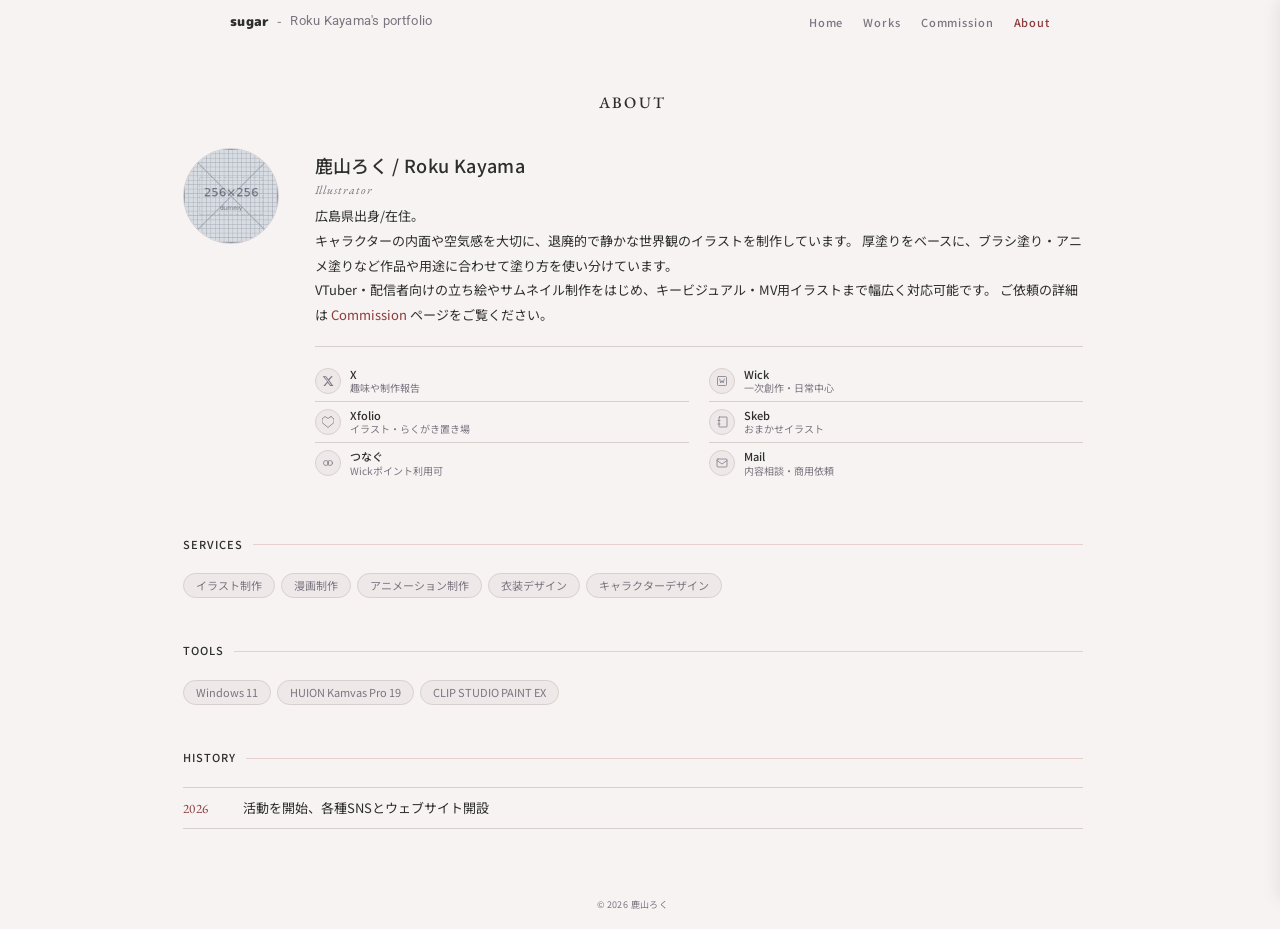
<file: about.html>
<!DOCTYPE html>
<html lang="ja">
<head>
  <meta charset="UTF-8">
  <meta name="viewport" content="width=device-width, initial-scale=1.0">
  <meta name="description" content="イラストレーター鹿山ろく（Roku Kayama）のプロフィール。制作スタイルや得意な表現、対応可能な制作内容についてご紹介しています。">
  <meta property="og:type" content="website">
  <meta property="og:title" content="About | 鹿山ろく / Roku Kayama[sugar]">
  <meta property="og:description" content="イラストレーター鹿山ろくのプロフィール。退廃的で静かな世界観のキャラクターイラストを制作しています。">
  <meta property="og:url" content="https://rokukayama.pages.dev/about">
  <meta property="og:image" content="https://rokukayama.pages.dev/assets/ogp.png">
  <meta name="twitter:card" content="summary_large_image">
  <meta name="twitter:title" content="About | 鹿山ろく / Roku Kayama[sugar]">
  <meta name="twitter:description" content="広島出身のイラストレーター。退廃的で静かな世界観のキャラクターイラストを制作しています。">
  <meta name="twitter:image" content="https://rokukayama.pages.dev/assets/ogp.png">
  <title>About — sugar</title>
  <link rel="stylesheet" href="css/style.css">
  <link rel="stylesheet" href="css/about.css">
</head>
<body class="page-about">

  <!-- ============================================================
       HEADER (共通：PC / Mobile)
  ============================================================ -->
  <header class="site-header">
    <div class="header-inner">
      <a href="index.html" class="header-brand">
        <span class="header-name-1">sugar</span>
        <span class="header-sep"> - </span>
        <span class="header-name-2">Roku Kayama's portfolio</span>
      </a>
      <nav class="header-nav" aria-label="メインナビゲーション">
        <!-- [PC] ナビゲーション -->
        <ul>
          <li><a href="index.html"      class="nav-link">Home</a></li>
          <li><a href="works.html"      class="nav-link">Works</a></li>
          <li><a href="commission.html" class="nav-link">Commission</a></li>
          <li><a href="about.html"      class="nav-link is-active">About</a></li>
        </ul>
        <!-- [Mobile] ハンバーガーボタン -->
        <button class="hamburger" aria-label="メニューを開く" aria-expanded="false">
          <span></span><span></span><span></span>
        </button>
      </nav>
    </div>
  </header>

  <!-- ============================================================
       MAIN (コンテンツエリア)
  ============================================================ -->
  <main class="page-main about-main">

    <!-- Mobile Only: Drawer Navigation -->
    <div class="mobile-nav" aria-hidden="true">
      <ul>
        <li><a href="index.html"      class="nav-link">Home</a></li>
        <li><a href="works.html"      class="nav-link">Works</a></li>
        <li><a href="commission.html" class="nav-link">Commission</a></li>
        <li><a href="about.html"      class="nav-link is-active">About</a></li>
      </ul>
      <div class="mobile-nav-sns">
        <a href="https://x.com/69kayama" class="mobile-sns-link" target="_blank" rel="noopener noreferrer" aria-label="X">
          <span class="mobile-sns-icon sns-icon--x"><svg viewBox="0 0 24 24" aria-hidden="true"><path d="M18.244 2.25h3.308l-7.227 8.26 8.502 11.24H16.17l-4.714-6.231-5.401 6.231H2.747l7.73-8.835L1.254 2.25H8.08l4.713 6.068 5.45-6.068zm-1.161 17.52h1.833L7.084 4.126H5.117z"/></svg></span>
        </a>
        <a href="https://wick-share.com/sns/share/39kHZdvz" class="mobile-sns-link" target="_blank" rel="noopener noreferrer" aria-label="Wick">
          <span class="mobile-sns-icon"><svg viewBox="0 0 24 24" aria-hidden="true"><rect x="3" y="3" width="18" height="18" rx="2"/><polyline points="7.5,8 9.5,16 12,11 14.5,16 16.5,8"/></svg></span>
        </a>
        <a href="https://xfolio.jp/portfolio/69kayama" class="mobile-sns-link" target="_blank" rel="noopener noreferrer" aria-label="Xfolio">
          <span class="mobile-sns-icon"><svg viewBox="0 0 24 24" aria-hidden="true"><path d="M18 1l-6 4-6-4-6 5v7l12 10 12-10v-7l-6-5z"/></svg></span>
        </a>
        <a href="https://skeb.jp/@69kayama" class="mobile-sns-link" target="_blank" rel="noopener noreferrer" aria-label="Skeb">
          <span class="mobile-sns-icon"><svg viewBox="0 0 24 24" aria-hidden="true"><rect x="6" y="2" width="16" height="20" rx="1"/><line x1="4" y1="9" x2="8" y2="9"/><line x1="4" y1="16" x2="8" y2="16"/></svg></span>
        </a>
        <a href="https://tsunagu.cloud/users/69kayama" class="mobile-sns-link" target="_blank" rel="noopener noreferrer" aria-label="つなぐ">
          <span class="mobile-sns-icon"><svg viewBox="0 0 24 24" aria-hidden="true"><circle cx="8" cy="12" r="5"/><circle cx="16" cy="12" r="5"/></svg></span>
        </a>
        <a href="mailto:69kayama@gmail.com" class="mobile-sns-link" aria-label="メール">
          <span class="mobile-sns-icon"><svg viewBox="0 0 24 24" aria-hidden="true"><rect x="2" y="4" width="20" height="16" rx="2"/><path d="M2 7l10 7 10-7"/></svg></span>
        </a>
      </div>
    </div>

    <!-- [Common] ページタイトル -->
    <h1 class="page-title">ABOUT</h1>

    <!-- [Common] ページコンテンツ -->
    <div class="page-content">

      <!-- プロフィールセクション -->
      <section class="about-profile">
        <img src="assets/avatar.png" alt="プロフィール画像" class="about-avatar">
        <div class="about-bio">
          <h2 class="about-name">鹿山ろく / Roku Kayama</h2>
          <p class="about-role">Illustrator</p>
          <p class="about-text">
            広島県出身/在住。<br>
            キャラクターの内面や空気感を大切に、退廃的で静かな世界観のイラストを制作しています。
            厚塗りをベースに、ブラシ塗り・アニメ塗りなど作品や用途に合わせて塗り方を使い分けています。<br>
            VTuber・配信者向けの立ち絵やサムネイル制作をはじめ、キービジュアル・MV用イラストまで幅広く対応可能です。
            ご依頼の詳細は <a href="commission.html">Commission</a> ページをご覧ください。
          </p>

          <div class="about-links">
            <!-- X -->
            <a href="https://x.com/69kayama" class="about-link-item about-link-item--x" target="_blank" rel="noopener noreferrer">
              <span class="about-link-icon">
                <svg viewBox="0 0 24 24" aria-hidden="true"><path d="M18.244 2.25h3.308l-7.227 8.26 8.502 11.24H16.17l-4.714-6.231-5.401 6.231H2.747l7.73-8.835L1.254 2.25H8.08l4.713 6.068 5.45-6.068zm-1.161 17.52h1.833L7.084 4.126H5.117z"/></svg>
              </span>
              <span class="about-link-body">
                <span class="about-link-name">X</span>
                <span class="about-link-desc">趣味や制作報告</span>
              </span>
            </a>
            <!-- Wick -->
            <a href="https://wick-share.com/sns/share/39kHZdvz" class="about-link-item" target="_blank" rel="noopener noreferrer">
              <span class="about-link-icon">
                <svg viewBox="0 0 24 24" aria-hidden="true"><rect x="3" y="3" width="18" height="18" rx="2"/><polyline points="7.5,8 9.5,16 12,11 14.5,16 16.5,8"/></svg>
              </span>
              <span class="about-link-body">
                <span class="about-link-name">Wick</span>
                <span class="about-link-desc">一次創作・日常中心</span>
              </span>
            </a>
            <!-- Xfolio -->
            <a href="https://xfolio.jp/portfolio/69kayama" class="about-link-item" target="_blank" rel="noopener noreferrer">
              <span class="about-link-icon">
                <svg viewBox="0 0 24 24" aria-hidden="true"><path d="M18 1l-6 4-6-4-6 5v7l12 10 12-10v-7l-6-5z"/></svg>
              </span>
              <span class="about-link-body">
                <span class="about-link-name">Xfolio</span>
                <span class="about-link-desc">イラスト・らくがき置き場</span>
              </span>
            </a>
            <!-- Skeb -->
            <a href="https://skeb.jp/@69kayama" class="about-link-item" target="_blank" rel="noopener noreferrer">
              <span class="about-link-icon">
                <svg viewBox="0 0 24 24" aria-hidden="true"><rect x="6" y="2" width="16" height="20" rx="1"/><line x1="4" y1="9" x2="8" y2="9"/><line x1="4" y1="16" x2="8" y2="16"/></svg>
              </span>
              <span class="about-link-body">
                <span class="about-link-name">Skeb</span>
                <span class="about-link-desc">おまかせイラスト</span>
              </span>
            </a>
            <!-- つなぐ -->
            <a href="https://tsunagu.cloud/users/69kayama" class="about-link-item" target="_blank" rel="noopener noreferrer">
              <span class="about-link-icon">
                <svg viewBox="0 0 24 24" aria-hidden="true"><circle cx="8" cy="12" r="5"/><circle cx="16" cy="12" r="5"/></svg>
              </span>
              <span class="about-link-body">
                <span class="about-link-name">つなぐ</span>
                <span class="about-link-desc">Wickポイント利用可</span>
              </span>
            </a>
            <!-- Mail -->
            <a href="mailto:69kayama@gmail.com" class="about-link-item">
              <span class="about-link-icon">
                <svg viewBox="0 0 24 24" aria-hidden="true"><rect x="2" y="4" width="20" height="16" rx="2"/><path d="M2 7l10 7 10-7"/></svg>
              </span>
              <span class="about-link-body">
                <span class="about-link-name">Mail</span>
                <span class="about-link-desc">内容相談・商用依頼</span>
              </span>
            </a>
          </div>

        </div>
      </section>

      <!-- できること -->
      <section class="about-section">
        <div class="section-header">
          <span class="section-label">SERVICES</span>
          <span class="section-line"></span>
        </div>
        <ul class="about-software">
          <li>イラスト制作</li>
          <li>漫画制作</li>
          <li>アニメーション制作</li>
          <li>衣装デザイン</li>
          <li>キャラクターデザイン</li>
        </ul>
      </section>

      <!-- ツール -->
      <section class="about-section">
        <div class="section-header">
          <span class="section-label">TOOLS</span>
          <span class="section-line"></span>
        </div>
        <ul class="about-software">
          <li>Windows 11</li>
          <li>HUION Kamvas Pro 19</li>
          <li>CLIP STUDIO PAINT EX</li>
          <!-- <li>Spine</li> いったん非表示 -->
        </ul>
      </section>

      <!-- 略歴 -->
      <section class="about-section">
        <div class="section-header">
          <span class="section-label">HISTORY</span>
          <span class="section-line"></span>
        </div>
        <ul class="about-history">
          <li>
            <span class="history-year">2026</span>
            <span class="history-text">活動を開始、各種SNSとウェブサイト開設</span>
          </li>
        </ul>
      </section>

    </div>

    <!-- [PC Only] プロフィールウィジェット (スクロールで表示) -->
    <aside class="bottom-widget" aria-label="プロフィールウィジェット">
      <div class="widget-brand">
        <img src="assets/avatar.png" alt="" class="widget-avatar">
        <span class="widget-name">ROKU KAYAMA</span>
      </div>
      <div class="widget-sns">
        <a href="https://x.com/69kayama" class="sns-icon sns-icon--x" target="_blank" rel="noopener noreferrer" aria-label="X">
          <svg viewBox="0 0 24 24" aria-hidden="true"><path d="M18.244 2.25h3.308l-7.227 8.26 8.502 11.24H16.17l-4.714-6.231-5.401 6.231H2.747l7.73-8.835L1.254 2.25H8.08l4.713 6.068 5.45-6.068zm-1.161 17.52h1.833L7.084 4.126H5.117z"/></svg>
          <span class="tooltip">X</span>
        </a>
        <a href="https://wick-share.com/sns/share/39kHZdvz" class="sns-icon sns-icon--wick" target="_blank" rel="noopener noreferrer" aria-label="Wick">
          <svg viewBox="0 0 24 24" aria-hidden="true"><rect x="3" y="3" width="18" height="18" rx="2"/><polyline points="7.5,8 9.5,16 12,11 14.5,16 16.5,8"/></svg>
          <span class="tooltip">Wick</span>
        </a>
        <a href="https://xfolio.jp/portfolio/69kayama" class="sns-icon sns-icon--xfolio" target="_blank" rel="noopener noreferrer" aria-label="Xfolio">
          <svg viewBox="0 0 24 24" aria-hidden="true"><path d="M18 1l-6 4-6-4-6 5v7l12 10 12-10v-7l-6-5z"/></svg>
          <span class="tooltip">Xfolio</span>
        </a>
        <a href="https://skeb.jp/@69kayama" class="sns-icon sns-icon--skeb" target="_blank" rel="noopener noreferrer" aria-label="Skeb">
          <svg viewBox="0 0 24 24" aria-hidden="true"><rect x="6" y="2" width="16" height="20" rx="1"/><line x1="4" y1="9" x2="8" y2="9"/><line x1="4" y1="16" x2="8" y2="16"/></svg>
          <span class="tooltip">Skeb</span>
        </a>
        <a href="https://tsunagu.cloud/users/69kayama" class="sns-icon sns-icon--tsunagu" target="_blank" rel="noopener noreferrer" aria-label="つなぐ">
          <svg viewBox="0 0 24 24" aria-hidden="true"><circle cx="8" cy="12" r="5"/><circle cx="16" cy="12" r="5"/></svg>
          <span class="tooltip">つなぐ</span>
        </a>
        <a href="mailto:69kayama@gmail.com" class="sns-icon sns-icon--mail" aria-label="メール">
          <svg viewBox="0 0 24 24" aria-hidden="true"><rect x="2" y="4" width="20" height="16" rx="2"/><path d="M2 7l10 7 10-7"/></svg>
          <span class="tooltip">メール</span>
        </a>
      </div>
    </aside>

  </main>

  <!-- ============================================================
       FOOTER (共通)
  ============================================================ -->
  <footer class="site-footer">
    <p class="footer-copy">© 2026 鹿山ろく</p>
  </footer>

  <!-- スクリプト (共通) -->
  <script src="js/main.js"></script>
</body>
</html>
</file>
<file: css/style.css>
@import url('https://fonts.googleapis.com/css2?family=EB+Garamond:ital,wght@0,400;0,500;1,400&family=Roboto:wght@400;500&family=M+PLUS+Rounded+1c:wght@800;900&family=Noto+Sans+JP:wght@400;500&display=swap');

/* ============================================================
   CSS VARIABLES
   ============================================================ */

:root {
  --color-bg:        #F6F3F2;
  --color-surface:   #EEE9E8;
  --color-text:      #2E2E2E;
  --color-text-sub:  #7A7580;
  --color-accent:    #8B3A3A;
  --color-accent-lt: #C47A7A;
  --color-border:    #D8D0CE;
  --color-dark:         #1E1A1C;
  --color-dark-overlay: rgba(30, 26, 28, 0.52);   /* Works ホバーオーバーレイ */
  --color-dot:          rgba(246, 243, 242, 0.40); /* ヒーロードット（非選択） */
  --color-dot-active:   rgba(246, 243, 242, 0.90); /* ヒーロードット（選択中） */
}

/* ============================================================
   RESET & BASE
   ============================================================ */

*, *::before, *::after {
  box-sizing: border-box;
  margin: 0;
  padding: 0;
}

html {
  font-size: 16px;
  -webkit-text-size-adjust: 100%;
  scrollbar-gutter: stable;
}

body {
  font-family: 'Noto Sans JP', 'Hiragino Kaku Gothic ProN', sans-serif;
  background-color: var(--color-bg);
  color: var(--color-text);
  line-height: 1.6;
}

a {
  text-decoration: none;
  color: inherit;
}

img {
  display: block;
  max-width: 100%;
}

ul, ol {
  list-style: none;
}

button {
  background: none;
  border: none;
  cursor: pointer;
  font-family: inherit;
}

/* ============================================================
   HEADER
   ============================================================ */

.site-header {
  height: 42px;
  background: var(--color-bg);
  position: fixed;
  top: 0;
  left: 0;
  right: 0;
  z-index: 100;
}

.header-inner {
  max-width: 900px;
  margin: 0 auto;
  height: 100%;
  padding: 0 40px;
  display: flex;
  align-items: center;
  justify-content: space-between;
}

.header-brand {
  display: flex;
  align-items: center;
  gap: 8px;
  flex-shrink: 0;
}


.header-name-1 {
  font-family: 'M PLUS Rounded 1c', sans-serif;
  font-size: 13px;
  font-weight: 900;
  color: var(--color-text);
  letter-spacing: 0.02em;
}

.header-sep {
  font-size: 13px;
  color: var(--color-text-sub);
  flex-shrink: 0;
}

.header-name-2 {
  font-family: 'Roboto', sans-serif;
  font-size: 13px;
  color: var(--color-text-sub);
  letter-spacing: 0.02em;
}

.header-nav {
  display: flex;
  align-items: center;
}

.header-nav > ul {
  display: flex;
  gap: 20px;
}

.nav-link {
  font-size: 11px;
  font-weight: 500;
  color: var(--color-text-sub);
  letter-spacing: 0.08em;
  transition: color 0.15s;
}

.nav-link:hover {
  color: var(--color-text);
}

.nav-link.is-active {
  color: var(--color-accent);
}

/* ---- Hamburger ---- */

.hamburger {
  display: none;
  flex-direction: column;
  justify-content: space-between;
  width: 25px;
  height: 14px;
  padding: 0;
  margin-left: 20px;
}

.hamburger span {
  display: block;
  width: 100%;
  height: 1px;
  background-color: var(--color-text);
  transition: transform 0.2s ease, opacity 0.2s ease;
}

.hamburger.is-open span:nth-child(1) {
  transform: translateY(7.5px) rotate(45deg);
}

.hamburger.is-open span:nth-child(2) {
  opacity: 0;
}

.hamburger.is-open span:nth-child(3) {
  transform: translateY(-6.5px) rotate(-45deg);
}

/* ---- Mobile drawer ---- */

.mobile-nav {
  position: fixed;
  top: 0;
  right: 0;
  height: 100%;
  width: 72%;
  max-width: 280px;
  background: var(--color-bg);
  z-index: 111;
  padding: 80px 28px 24px;
  transform: translateX(100%);
  transition: transform 0.25s ease;
  box-shadow: -2px 0 16px rgba(0, 0, 0, 0.08);
}

.mobile-nav.is-open {
  transform: translateX(0);
}

.mobile-nav ul {
  display: flex;
  flex-direction: column;
  gap: 20px;
}

.mobile-nav .nav-link {
  font-size: 13px;
}

.mobile-nav-sns {
  display: flex;
  flex-wrap: wrap;
  gap: 6px;
  margin-top: 24px;
  padding-top: 20px;
  border-top: 0.5px solid var(--color-border);
}

.mobile-sns-link {
  display: inline-flex;
  align-items: center;
  gap: 5px;
  padding: 4px 9px 4px 6px;
  border: 0.5px solid var(--color-border);
  border-radius: 20px;
  background: var(--color-surface);
  color: var(--color-text-sub);
  font-size: 10px;
  letter-spacing: 0.05em;
  transition: border-color 0.15s, color 0.15s;
}

.mobile-sns-link:hover {
  border-color: var(--color-accent-lt);
  color: var(--color-text);
}

.mobile-sns-icon {
  width: 20px;
  height: 20px;
  display: flex;
  align-items: center;
  justify-content: center;
  flex-shrink: 0;
}

.mobile-sns-icon svg {
  width: 16px;
  height: 16px;
  fill: none;
  stroke: var(--color-accent);
  stroke-width: 1.6;
  stroke-linecap: round;
  stroke-linejoin: round;
}

.mobile-sns-icon.sns-icon--x svg {
  width: 14px;
  height: 14px;
  fill: var(--color-accent);
  stroke: none;
}

.mobile-nav-close {
  position: absolute;
  top: 16px;
  right: 16px;
  width: 32px;
  height: 32px;
  display: flex;
  align-items: center;
  justify-content: center;
  color: var(--color-text-sub);
  transition: opacity 0.15s;
}

.mobile-nav-close:hover {
  opacity: 0.6;
}

.mobile-nav-close svg {
  width: 18px;
  height: 18px;
  stroke: var(--color-text);
  stroke-width: 1.6;
  stroke-linecap: round;
  fill: none;
}

.mobile-nav-backdrop {
  position: fixed;
  inset: 0;
  background: rgba(0, 0, 0, 0.25);
  z-index: 110;
  opacity: 0;
  pointer-events: none;
  transition: opacity 0.25s ease;
}

.mobile-nav-backdrop.is-open {
  opacity: 1;
  pointer-events: auto;
}

/* ============================================================
   PAGE MAIN (fixed header offset)
   ============================================================ */

.page-main {
  margin-top: 42px;
  padding: 48px 40px 48px;
}

/* ============================================================
   PAGE CONTENT WRAPPER
   ============================================================ */

.page-content {
  max-width: 900px;
  margin: 0 auto;
}

/* ============================================================
   PAGE TITLE
   ============================================================ */

.page-title {
  font-family: 'EB Garamond', Georgia, serif;
  font-size: 16px;
  font-weight: 500;
  color: var(--color-text);
  letter-spacing: 0.14em;
  text-transform: uppercase;
  text-align: center;
  margin-bottom: 32px;
}

/* ============================================================
   PAGE DESC
   ============================================================ */

.page-desc {
  font-size: 12px;
  color: var(--color-text-sub);
  text-align: center;
  line-height: 1.7;
  margin-top: -20px;
  margin-bottom: 32px;
}

/* ============================================================
   SITE FOOTER (HOME以外)
   ============================================================ */

.site-footer {
  height: 48px;
  display: flex;
  align-items: center;
  justify-content: center;
}

.footer-copy {
  font-size: 9px;
  color: var(--color-text-sub);
  letter-spacing: 0.04em;
}

/* ============================================================
   BADGE
   ============================================================ */

.badge {
  font-size: 9px;
  color: var(--color-accent);
  border: 0.5px solid var(--color-accent-lt);
  border-radius: 20px;
  padding: 2px 8px;
  background: var(--color-bg);
  white-space: nowrap;
}

/* ============================================================
   SNS ICON
   ============================================================ */

.sns-icon {
  position: relative;
  width: 20px;
  height: 20px;
  display: flex;
  align-items: center;
  justify-content: center;
  flex-shrink: 0;
  transition: opacity 0.15s;
}

.sns-icon:hover svg {
  opacity: 0.55;
}

.sns-icon svg {
  width: 16px;
  height: 16px;
  fill: none;
  stroke: var(--color-accent);
  stroke-width: 1.6;
  stroke-linecap: round;
  stroke-linejoin: round;
  pointer-events: none;
}

/* X公式ロゴはfill描画 */
.sns-icon--x svg {
  width: 16px;
  height: 16px;
  fill: var(--color-accent);
  stroke: none;
}

.sns-icon--wick svg {
  width: 16px;
  height: 16px;
}

.sns-icon--xfolio svg {
  width: 14px;
  height: 14px;
  stroke-width: 2.0;
}

.sns-icon--skeb svg {
  width: 15px;
  height: 14px;
}

.sns-icon--mail svg {
  width: 14px;
  height: 14px;
}

/* ---- Tooltip ---- */

.tooltip {
  position: absolute;
  bottom: calc(100% + 6px);
  left: 50%;
  transform: translateX(-50%);
  background: var(--color-text);
  color: var(--color-bg);
  font-size: 8px;
  padding: 3px 6px;
  border-radius: 3px;
  white-space: nowrap;
  opacity: 0;
  pointer-events: none;
  transition: opacity 0.15s;
}

.sns-icon:hover .tooltip {
  opacity: 1;
}

/* ---- SNS mobile label ---- */
.sns-mobile-label {
  display: none;
}


/* ============================================================
   SECTION HEADER (タイトル＋横線)
   ============================================================ */

.section-header {
  display: flex;
  align-items: center;
  gap: 10px;
  margin-bottom: 10px;
}

.section-label {
  font-size: 11px;
  font-weight: 500;
  color: var(--color-text);
  letter-spacing: 0.1em;
  text-transform: uppercase;
  white-space: nowrap;
}

.section-line {
  flex: 1;
  height: 0.5px;
  background: var(--color-accent-lt);
  opacity: 0.3;
}

/* ============================================================
   BUTTONS
   ============================================================ */

.btn-primary {
  display: inline-block;
  background: var(--color-accent);
  color: var(--color-bg);
  border-radius: 7px;
  padding: 10px 20px;
  font-size: 12px;
  font-weight: 500;
  border: none;
  cursor: pointer;
  font-family: inherit;
  transition: opacity 0.15s;
}

.btn-primary:hover {
  opacity: 0.85;
  color: var(--color-bg);
}

.btn-sub {
  display: inline-block;
  background: var(--color-surface);
  border: 0.5px solid var(--color-accent-lt);
  color: var(--color-text);
  border-radius: 7px;
  padding: 8px 14px;
  font-size: 12px;
  font-family: inherit;
  transition: background 0.15s;
}

.btn-sub:hover {
  background: var(--color-border);
}

/* ============================================================
   LIGHTBOX (Works・Home共通)
   ============================================================ */

.lightbox {
  position: fixed;
  inset: 0;
  z-index: 200;
  display: flex;
  align-items: center;
  justify-content: center;
  background: linear-gradient(to bottom, #FFFFFF 0%, var(--color-border) 100%);
  opacity: 0;
  pointer-events: none;
  transition: opacity 0.25s ease;
}

.lightbox.is-open {
  opacity: 1;
  pointer-events: auto;
}

.lightbox-close {
  position: absolute;
  top: 20px;
  right: 20px;
  width: 40px;
  height: 40px;
  display: flex;
  align-items: center;
  justify-content: center;
  opacity: 0.55;
  transition: opacity 0.15s;
}

.lightbox-close:hover { opacity: 1; }

.lightbox-close svg {
  width: 22px;
  height: 22px;
  fill: none;
  stroke: var(--color-text);
  stroke-width: 1.6;
  stroke-linecap: round;
}

.lightbox-content {
  display: flex;
  flex-direction: column;
  align-items: stretch;
  width: min(88vw, 860px);
  padding: 64px 0 40px;
}

.lightbox-img {
  width: 100%;
  max-height: 78vh;
  object-fit: contain;
  display: block;
}

.lightbox-nav-row {
  display: flex;
  align-items: center;
  gap: 8px;
  padding: 14px 0;
}

.lightbox-prev,
.lightbox-next {
  flex-shrink: 0;
  width: 36px;
  height: 36px;
  display: flex;
  align-items: center;
  justify-content: center;
  opacity: 0.45;
  transition: opacity 0.15s;
}

.lightbox-prev:hover,
.lightbox-next:hover { opacity: 1; }

.lightbox-prev svg,
.lightbox-next svg {
  width: 22px;
  height: 22px;
  fill: none;
  stroke: var(--color-text);
  stroke-width: 1.6;
  stroke-linecap: round;
  stroke-linejoin: round;
}

.lightbox-prev[aria-hidden="true"],
.lightbox-next[aria-hidden="true"] { visibility: hidden; }

.lightbox-caption {
  flex: 1;
  font-size: 11px;
  color: var(--color-text-sub);
  text-align: center;
  letter-spacing: 0.04em;
  line-height: 1.7;
  min-height: 1em;
}

@media (max-width: 768px) {
  .lightbox-content {
    width: 100%;
    padding: 52px 0 20px;
  }

  .lightbox-img {
    max-height: 65vh;
  }
}

/* ============================================================
   LEFT-BOTTOM WIDGET (HOME以外)
   ============================================================ */

.bottom-widget {
  position: fixed;
  bottom: 16px;
  left: 16px;
  z-index: 90;
  opacity: 0;
  transform: translateY(8px);
  transition: opacity 0.3s ease, transform 0.3s ease;
  pointer-events: none;
}

.bottom-widget.is-visible {
  opacity: 1;
  transform: translateY(0);
  pointer-events: auto;
}

.widget-brand {
  display: flex;
  align-items: center;
  gap: 6px;
  margin-bottom: 6px;
}

.widget-avatar {
  width: 22px;
  height: 22px;
  border-radius: 50%;
  object-fit: cover;
  background-color: var(--color-surface);
  flex-shrink: 0;
}

.widget-name {
  font-size: 11px;
  font-weight: 500;
  color: var(--color-text);
}

.widget-sns {
  display: flex;
  gap: 5px;
}

/* ============================================================
   RESPONSIVE
   ============================================================ */

@media (max-width: 768px) {
  /* ---- 2-line brand header (sugar / Roku Kayama's portfolio) ---- */
  .site-header {
    height: 52px;
    padding: 0;
  }

  .header-inner {
    flex-direction: row;
    align-items: center;
    height: 100%;
    padding: 0 15px;
  }

  .header-brand {
    flex-direction: column;
    align-items: flex-start;
    gap: 1px;
  }

  .header-sep {
    display: none;
  }

  .header-name-1 {
    font-size: 14px;
  }

  .header-name-2 {
    font-size: 9px;
    color: var(--color-text-sub);
    letter-spacing: 0.04em;
  }

  .header-nav > ul {
    display: none;
  }

  .hamburger {
    display: flex;
  }

  /* ---- page offset for mobile header ---- */
  .page-main {
    margin-top: 52px;
    padding: 36px 16px 48px;
  }

  .bottom-widget {
    display: none;
  }

  /* Mobile nav SNS: アイコンのみ横並び（枠なし・PC名刺エリアと同スタイル） */
  .mobile-nav-sns {
    flex-direction: row;
    flex-wrap: wrap;
    gap: 12px;
  }

  .mobile-sns-link {
    padding: 0;
    border: none;
    background: none;
    border-radius: 0;
    width: 20px;
    height: 20px;
    justify-content: center;
    transition: opacity 0.15s;
  }

  .mobile-sns-link:hover {
    border-color: transparent;
    color: inherit;
    opacity: 0.55;
  }

  .mobile-sns-label {
    display: none;
  }
}
</file>
<file: css/about.css>
/* ============================================================
   ABOUT — LAYOUT
   ============================================================ */


/* ============================================================
   PROFILE
   ============================================================ */

.about-profile {
  display: flex;
  gap: 36px;
  align-items: flex-start;
  margin-bottom: 52px;
}

.about-avatar {
  width: 96px;
  height: 96px;
  border-radius: 50%;
  object-fit: cover;
  background-color: var(--color-surface);
  border: 0.5px solid var(--color-border);
  flex-shrink: 0;
}

.about-bio {
  flex: 1;
  padding-top: 6px;
}

.about-name {
  font-size: 18px;
  font-weight: 500;
  color: var(--color-text);
  letter-spacing: 0.02em;
  line-height: 1.3;
  margin-bottom: 4px;
}

.about-role {
  font-family: 'EB Garamond', Georgia, serif;
  font-style: italic;
  font-size: 12px;
  color: var(--color-text-sub);
  letter-spacing: 0.08em;
  margin-bottom: 4px;
}


.about-text {
  font-size: 13px;
  color: var(--color-text);
  line-height: 1.9;
}

.about-text a {
  color: var(--color-accent);
}

.about-text + .about-text {
  margin-top: 10px;
}

/* ---- Links ---- */

.about-links {
  display: grid;
  grid-template-columns: repeat(2, 1fr);
  gap: 0 20px;
  margin-top: 18px;
  padding-top: 14px;
  border-top: 0.5px solid var(--color-border);
}

.about-link-item {
  display: flex;
  align-items: center;
  gap: 9px;
  padding: 6px 0;
  text-decoration: none;
  color: inherit;
  border-bottom: 0.5px solid var(--color-border);
  text-align: left;
}

.about-link-item:nth-last-child(-n+2) {
  border-bottom: none;
}

.about-link-icon {
  width: 26px;
  height: 26px;
  background: var(--color-surface);
  border: 0.5px solid var(--color-border);
  border-radius: 50%;
  display: flex;
  align-items: center;
  justify-content: center;
  flex-shrink: 0;
}

.about-link-icon svg {
  width: 12px;
  height: 12px;
  stroke: var(--color-text-sub);
  fill: none;
  stroke-width: 1.5;
  stroke-linecap: round;
  stroke-linejoin: round;
}

.about-link-item--x .about-link-icon svg {
  fill: var(--color-text-sub);
  stroke: none;
}

.about-link-name {
  display: block;
  font-size: 11px;
  font-weight: 500;
  color: var(--color-text);
  line-height: 1.3;
}

.about-link-desc {
  display: block;
  font-size: 10px;
  color: var(--color-text-sub);
  line-height: 1.4;
}

/* ============================================================
   SECTIONS (SOFTWARE / HISTORY)
   ============================================================ */

.about-section {
  margin-bottom: 40px;
}

.about-section:last-child {
  margin-bottom: 0;
}

/* ---- Software ---- */

.about-software {
  display: flex;
  flex-wrap: wrap;
  gap: 6px;
  padding: 10px 0 4px;
}

.about-software li {
  font-size: 11px;
  color: var(--color-text-sub);
  padding: 4px 12px;
  border: 0.5px solid var(--color-border);
  border-radius: 20px;
  background: var(--color-surface);
  line-height: 1.4;
}

/* ---- History ---- */

.about-history {
  display: flex;
  flex-direction: column;
  gap: 0;
  padding: 10px 0 4px;
}

.about-history li {
  display: flex;
  gap: 28px;
  align-items: baseline;
  padding: 9px 0;
  border-bottom: 0.5px solid var(--color-border);
}

.about-history li:first-child {
  border-top: 0.5px solid var(--color-border);
}

.history-year {
  font-family: 'EB Garamond', Georgia, serif;
  font-size: 13px;
  color: var(--color-accent);
  letter-spacing: 0.04em;
  min-width: 32px;
  flex-shrink: 0;
  line-height: 1;
}

.history-text {
  font-size: 13px;
  color: var(--color-text);
  line-height: 1.7;
}

/* ============================================================
   RESPONSIVE — Mobile (≤768px)
   ============================================================ */

@media (max-width: 768px) {
  .about-profile {
    flex-direction: column;
    align-items: center;
    gap: 20px;
    text-align: center;
    margin-bottom: 40px;
  }

  .about-avatar {
    width: 80px;
    height: 80px;
  }

  .about-bio {
    padding-top: 0;
  }

  .about-text {
    text-align: left;
  }

  .about-software {
    justify-content: center;
  }

  .about-history li {
    gap: 20px;
  }
}

/* ============================================================
   RESPONSIVE — Tablet (769px–1024px)
   ============================================================ */

@media (min-width: 769px) and (max-width: 1024px) {
  .about-main {
    padding-left: 32px;
    padding-right: 32px;
  }
}
</file>
